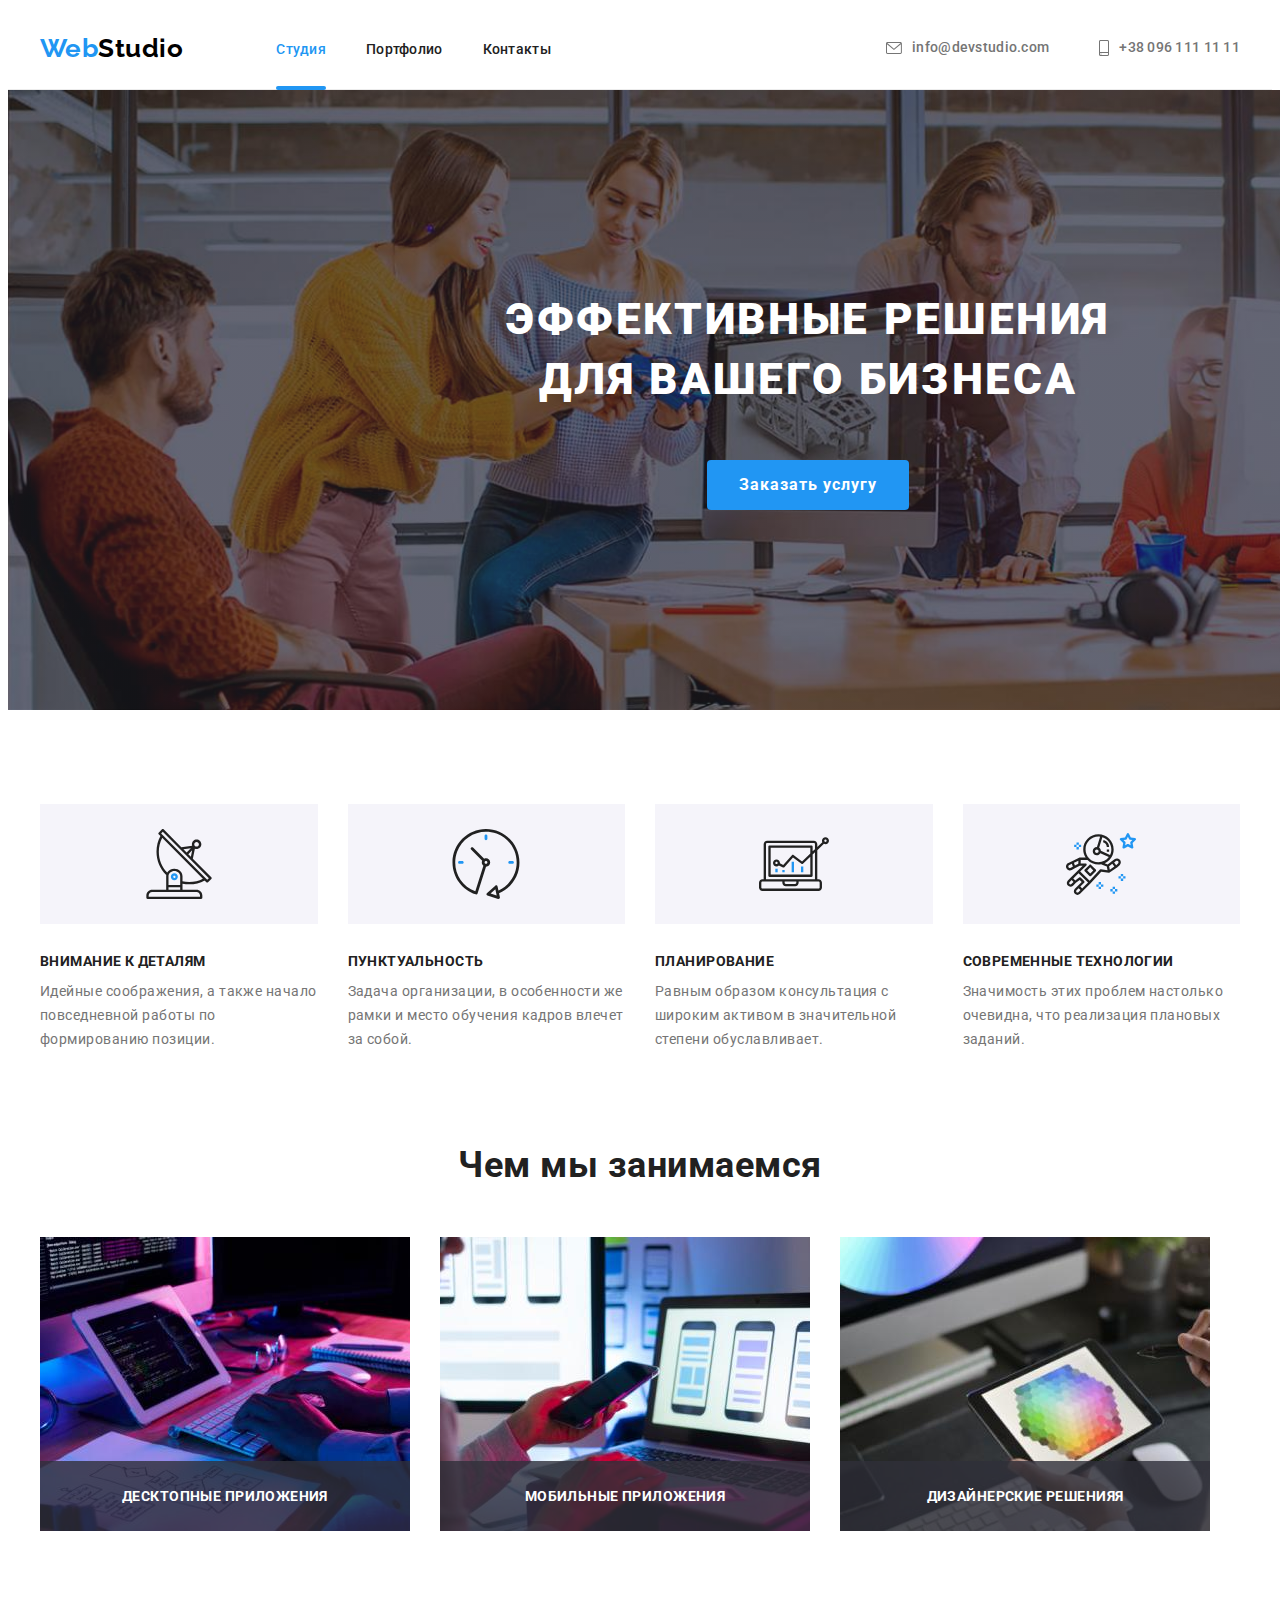
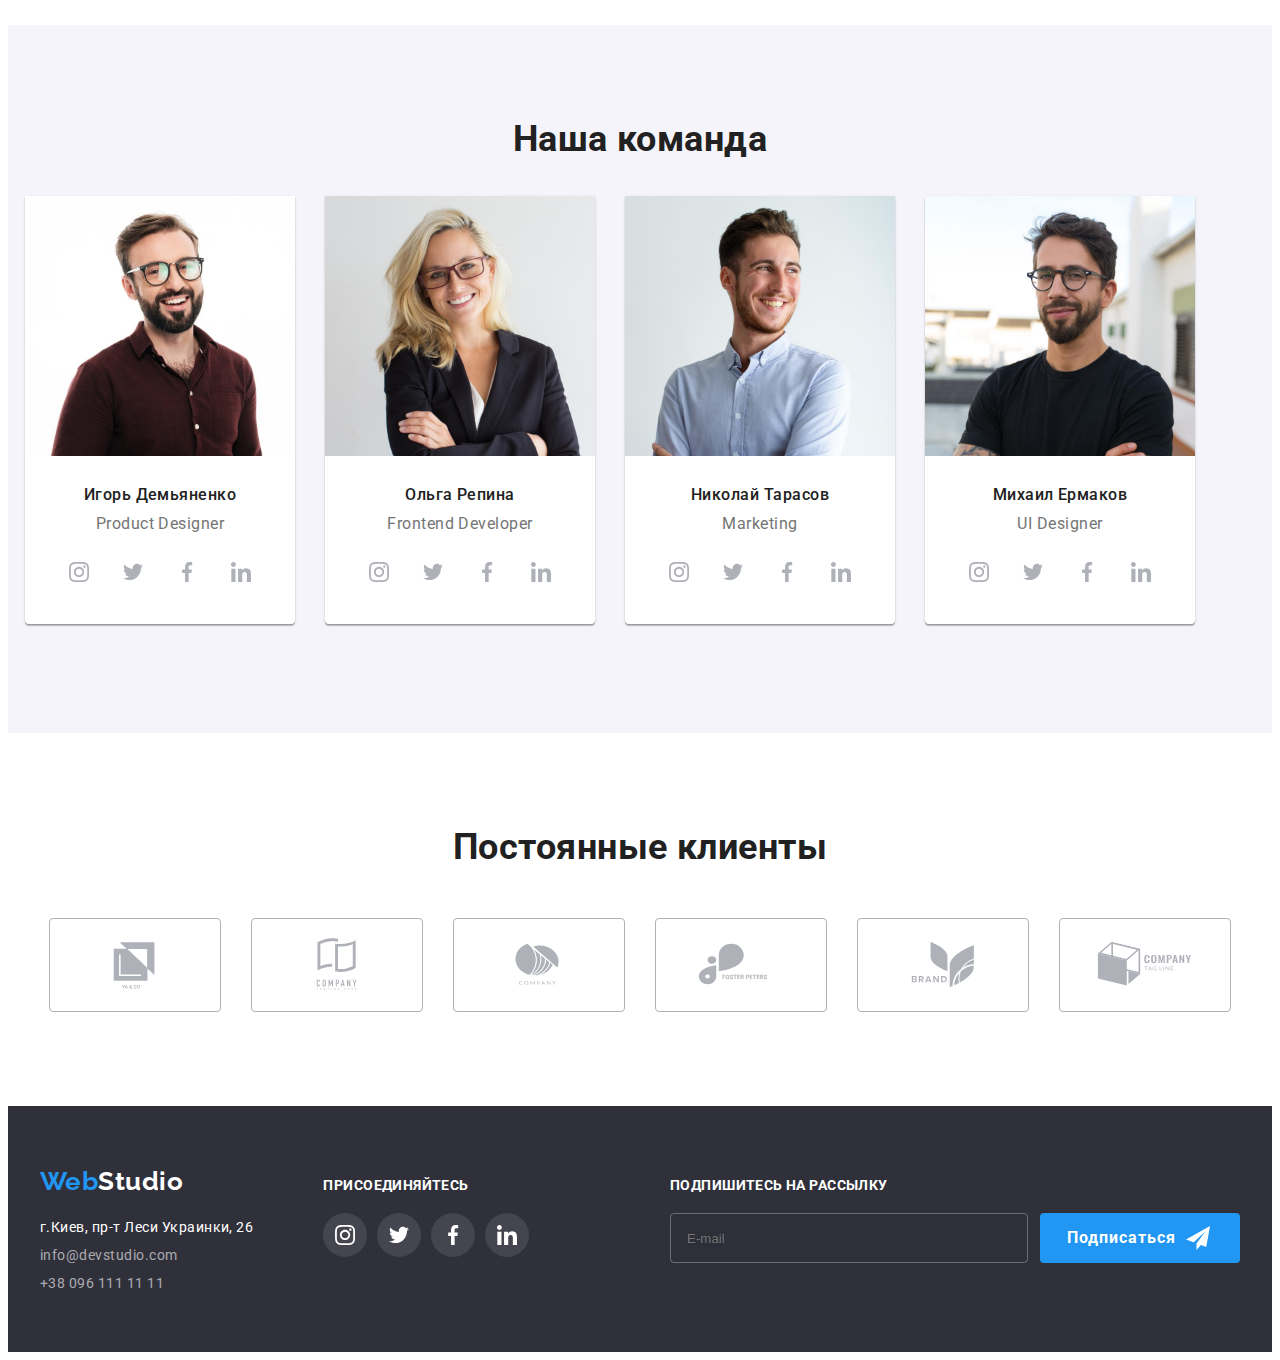
<file: index.html>
<!DOCTYPE html>
<html lang="ru">
  <head>
    <meta charset="UTF-8" />
    <meta http-equiv="X-UA-Compatible" content="IE=edge" />
    <meta name="viewport" content="width=device-width, initial-scale=1.0" />
    <title>Студия</title>
    <link rel="preconnect" href="https://fonts.googleapis.com" />
    <link rel="preconnect" href="https://fonts.gstatic.com" crossorigin />
    <link
      href="https://fonts.googleapis.com/css2?family=Raleway:wght@700&family=Roboto:wght@400;500;700;900&display=swap"
      rel="stylesheet"
    />
    <link
      rel="stylesheet"
      href="https://cdnjs.cloudflare.com/ajax/libs/modern-normalize/1.1.0/modern-normalize.min.css"
      integrity="sha512-wpPYUAdjBVSE4KJnH1VR1HeZfpl1ub8YT/NKx4PuQ5NmX2tKuGu6U/JRp5y+Y8XG2tV+wKQpNHVUX03MfMFn9Q=="
      crossorigin="anonymous"
      referrerpolicy="no-referrer"
    />
    <link rel="stylesheet" href="./css/style.css" />
  </head>
  <body>
    <!---Шапка-->
    <header class="header">
      <div class="conteiner header-conteiner">
        <nav class="header-navigation">
          <a class="logo link header-logo" href="./index.html"
            >Web<span class="logo-black">Studio</span></a
          >
          <ul class="header-list list">
            <li class="header-item">
              <a class="header-link link current" href="./index.html">Студия</a>
            </li>
            <li class="header-item">
              <a class="header-link link" href="./portfolio.html">Портфолио</a>
            </li>
            <li class="header-item">
              <a class="header-link link" href="">Контакты</a>
            </li>
          </ul>
        </nav>
        <ul class="header-list-contacts">
          <li class="header-contacts-item list">
            <a
              class="header-contacts-link link"
              href="mailto:info@devstudio.com"
            >
              <svg class="icon-header-svg" width="16px" height="12px">
                <use href="./images/sprite.svg#icon-envelope"></use>
              </svg>
              info@devstudio.com
            </a>
          </li>
          <li class="header-contacts-item list">
            <a class="header-contacts-link link" href="tel:+380961111111">
              <svg class="icon-header-svg" width="10px" height="16px">
                <use href="./images/sprite.svg#icon-smartphone"></use>
              </svg>
              +38 096 111 11 11</a
            >
          </li>
        </ul>
      </div>
    </header>
    <main>
      <!--Герой-->
      <section class="hero">
        <div class="conteiner hero-conteiner">
          <h1 class="hero-title">Эффективные решения для вашего бизнеса</h1>
          <button data-modal-open class="hero-btn btn" type="button">
            Заказать услугу
          </button>
        </div>
      </section>
      <!--Особливості-->
      <section class="unique">
        <h2 class="unique-title">Особенности</h2>
        <div class="conteiner">
          <ul class="list unique-list">
            <li class="unique-item">
              <div class="icon">
                <svg class="unique-svg">
                  <use
                    href="./images/sprite.svg#icon-antenna"
                    class="svg-item"
                  ></use>
                </svg>
              </div>
              <h3 class="unique-small-title">Внимание к деталям</h3>
              <p class="unique-text">
                Идейные соображения, а также начало повседневной работы по
                формированию позиции.
              </p>
            </li>
            <li class="unique-item">
              <div class="icon">
                <svg class="unique-svg">
                  <use
                    href="./images/sprite.svg#icon-clock"
                    class="svg-item"
                  ></use>
                </svg>
              </div>
              <h3 class="unique-small-title">Пунктуальность</h3>
              <p class="unique-text">
                Задача организации, в особенности же рамки и место обучения
                кадров влечет за собой.
              </p>
            </li>
            <li class="unique-item">
              <div class="icon">
                <svg class="unique-svg">
                  <use
                    href="./images/sprite.svg#icon-diagram"
                    class="svg-item"
                  ></use>
                </svg>
              </div>
              <h3 class="unique-small-title">Планирование</h3>
              <p class="unique-text">
                Равным образом консультация с широким активом в значительной
                степени обуславливает.
              </p>
            </li>
            <li class="unique-item">
              <div class="icon">
                <svg class="unique-svg">
                  <use
                    href="./images/sprite.svg#icon-astronaut"
                    class="svg-item"
                  ></use>
                </svg>
              </div>
              <h3 class="unique-small-title">Современные технологии</h3>
              <p class="unique-text">
                Значимость этих проблем настолько очевидна, что реализация
                плановых заданий.
              </p>
            </li>
          </ul>
        </div>
      </section>
      <!--Чем мы занимаемся-->
      <section class="do">
        <div class="conteiner">
          <h2 class="do-title title">Чем мы занимаемся</h2>
          <ul class="do-list list">
            <li class="do-item">
              <div class="do-thumb">
                <img src="./images/box1.jpg" alt="набирає текст" width="370" />
                <p class="do-description">Десктопные приложения</p>
              </div>
            </li>
            <li class="do-item">
              <div class="do-thumb">
                <img src="./images/box2.jpg" alt="набирає текст" width="370" />
                <p class="do-description">Мобильные приложения</p>
              </div>
            </li>
            <li class="do-item">
              <div class="do-thumb">
                <img src="./images/box3.jpg" alt="набирає текст" width="370" />
                <p class="do-description">Дизайнерские решенияя</p>
              </div>
            </li>
          </ul>
        </div>
      </section>

      <!--Наша команда-->
      <section class="team">
        <div class="conteiner">
          <h2 class="team-title title">Наша команда</h2>
          <ul class="team-list list">
            <li class="team-item">
              <img src="./images/img2.jpg" alt="Игорь Демьяненко" width="270" />
              <div class="team-personal-bottom">
                <h3 class="team-small-title">Игорь Демьяненко</h3>
                <p class="team-text" lang="en">Product Designer</p>
                <ul class="social-list list">
                  <li class="social-item">
                    <a href="" class="social-link link">
                      <svg class="social-icon">
                        <use href="./images/sprite.svg#icon-instagram"></use>
                      </svg>
                    </a>
                  </li>
                  <li class="social-item">
                    <a href="" class="social-link link">
                      <svg class="social-icon">
                        <use href="./images/sprite.svg#icon-twitter"></use>
                      </svg>
                    </a>
                  </li>
                  <li class="social-item">
                    <a href="" class="social-link link">
                      <svg class="social-icon">
                        <use href="./images/sprite.svg#icon-facebook"></use>
                      </svg>
                    </a>
                  </li>
                  <li class="social-item">
                    <a href="" class="social-link link">
                      <svg class="social-icon">
                        <use href="./images/sprite.svg#icon-linkedin"></use>
                      </svg>
                    </a>
                  </li>
                </ul>
              </div>
            </li>

            <li class="team-item">
              <img src="./images/img1.jpg" alt="Ольга Репина" width="270" />
              <div class="team-personal-bottom">
                <h3 class="team-small-title">Ольга Репина</h3>
                <p class="team-text" lang="en">Frontend Developer</p>
                <ul class="social-list list">
                  <li class="social-item">
                    <a href="" class="social-link link">
                      <svg class="social-icon">
                        <use href="./images/sprite.svg#icon-instagram"></use>
                      </svg>
                    </a>
                  </li>
                  <li class="social-item">
                    <a href="" class="social-link link">
                      <svg class="social-icon">
                        <use href="./images/sprite.svg#icon-twitter"></use>
                      </svg>
                    </a>
                  </li>
                  <li class="social-item">
                    <a href="" class="social-link link">
                      <svg class="social-icon">
                        <use href="./images/sprite.svg#icon-facebook"></use>
                      </svg>
                    </a>
                  </li>
                  <li class="social-item">
                    <a href="" class="social-link link">
                      <svg class="social-icon">
                        <use href="./images/sprite.svg#icon-linkedin"></use>
                      </svg>
                    </a>
                  </li>
                </ul>
              </div>
            </li>

            <li class="team-item">
              <img src="./images/img3.jpg" alt="Николай Тарасов" width="270" />
              <div class="team-personal-bottom">
                <h3 class="team-small-title">Николай Тарасов</h3>
                <p class="team-text" lang="en">Marketing</p>
                <ul class="social-list list">
                  <li class="social-item">
                    <a href="" class="social-link link">
                      <svg class="social-icon">
                        <use href="./images/sprite.svg#icon-instagram"></use>
                      </svg>
                    </a>
                  </li>
                  <li class="social-item">
                    <a href="" class="social-link link">
                      <svg class="social-icon">
                        <use href="./images/sprite.svg#icon-twitter"></use>
                      </svg>
                    </a>
                  </li>
                  <li class="social-item">
                    <a href="" class="social-link link">
                      <svg class="social-icon">
                        <use href="./images/sprite.svg#icon-facebook"></use>
                      </svg>
                    </a>
                  </li>
                  <li class="social-item">
                    <a href="" class="social-link link">
                      <svg class="social-icon">
                        <use href="./images/sprite.svg#icon-linkedin"></use>
                      </svg>
                    </a>
                  </li>
                </ul>
              </div>
            </li>

            <li class="team-item">
              <img src="./images/img4.jpg" alt="Михаил Ермаков" width="270" />
              <div class="team-personal-bottom">
                <h3 class="team-small-title">Михаил Ермаков</h3>
                <p class="team-text" lang="en">UI Designer</p>
                <ul class="social-list list">
                  <li class="social-item">
                    <a href="" class="social-link link">
                      <svg class="social-icon">
                        <use href="./images/sprite.svg#icon-instagram"></use>
                      </svg>
                    </a>
                  </li>
                  <li class="social-item">
                    <a href="" class="social-link link">
                      <svg class="social-icon">
                        <use href="./images/sprite.svg#icon-twitter"></use>
                      </svg>
                    </a>
                  </li>
                  <li class="social-item">
                    <a href="" class="social-link link">
                      <svg class="social-icon">
                        <use href="./images/sprite.svg#icon-facebook"></use>
                      </svg>
                    </a>
                  </li>
                  <li class="social-item">
                    <a href="" class="social-link link">
                      <svg class="social-icon">
                        <use href="./images/sprite.svg#icon-linkedin"></use>
                      </svg>
                    </a>
                  </li>
                </ul>
              </div>
            </li>
          </ul>
        </div>
      </section>
      <!-- Clients -->

      <section class="clients section">
        <div class="container">
          <h2 class="title clients-title">Постоянные клиенты</h2>
          <ul class="list clients-list">
            <li class="clients-blok list">
              <a href="" class="link clients-link">
                <svg class="clients-svg">
                  <use
                    href="./images/sprite.svg#icon-Logo1"
                    class="clients-svg-item"
                  ></use>
                </svg>
              </a>
            </li>
            <li class="clients-blok list">
              <a href="" class="link clients-link">
                <svg class="clients-svg">
                  <use
                    href="./images/sprite.svg#icon-Logo2"
                    class="clients-svg-item"
                  ></use>
                </svg>
              </a>
            </li>
            <li class="clients-blok list">
              <a href="" class="link clients-link">
                <svg class="clients-svg">
                  <use
                    href="./images/sprite.svg#icon-Logo3"
                    class="clients-svg-item"
                  ></use>
                </svg>
              </a>
            </li>
            <li class="clients-blok list">
              <a href="" class="link clients-link">
                <svg class="clients-svg">
                  <use
                    href="./images/sprite.svg#icon-Logo4"
                    class="clients-svg-item"
                  ></use>
                </svg>
              </a>
            </li>
            <li class="clients-blok list">
              <a href="" class="link clients-link">
                <svg class="clients-svg">
                  <use
                    href="./images/sprite.svg#icon-Logo5"
                    class="clients-svg-item"
                  ></use>
                </svg>
              </a>
            </li>
            <li class="clients-blok list">
              <a href="" class="link clients-link">
                <svg class="clients-svg">
                  <use
                    href="./images/sprite.svg#icon-Logo6"
                    class="clients-svg-item"
                  ></use>
                </svg>
              </a>
            </li>
          </ul>
        </div>
      </section>
    </main>
    <footer class="footer">
      <div class="conteiner footer-blok">
        <div class="footer-box">
          <a class="logo link" href=""
            >Web<span class="logo-white">Studio</span></a
          >
          <address class="address-footer">
            <ul class="footer-list list">
              <li class="footer-item">
                <a
                  class="link footer-contacts-link adressat"
                  href="https://goo.gl/maps/CdvJLRiEL6Q8Smko8"
                  target="_blank"
                  rel="noreferrer noopener"
                  >г.Киев, пр-т Леси Украинки, 26</a
                >
              </li>
              <li class="footer-item">
                <a
                  class="link footer-contacts-link"
                  href="mailto:info@devstudio.com"
                  >info@devstudio.com</a
                >
              </li>
              <li class="footer-item">
                <a class="link footer-contacts-link" href="tel:+380961111111"
                  >+38 096 111 11 11</a
                >
              </li>
            </ul>
          </address>
        </div>
        <div class="footer-soc">
          <strong class="footer-strong">Присоединяйтесь</strong>
          <ul class="footer-soc-list">
            <li class="footer-soc-blok list">
              <a href="" class="link footer-link">
                <svg class="footer-icon-svg" width="20" height="20">
                  <use
                    href="./images/sprite.svg#icon-instagram"
                    class="svg-item"
                  ></use>
                </svg>
              </a>
            </li>
            <li class="footer-soc-blok list">
              <a href="" class="link footer-link">
                <svg class="footer-icon-svg" width="20" height="20">
                  <use
                    href="./images/sprite.svg#icon-twitter"
                    class="svg-item"
                  ></use>
                </svg>
              </a>
            </li>
            <li class="footer-soc-blok list">
              <a href="" class="link footer-link">
                <svg class="footer-icon-svg" width="20" height="20">
                  <use
                    href="./images/sprite.svg#icon-facebook"
                    class="svg-item"
                  ></use>
                </svg>
              </a>
            </li>
            <li class="footer-soc-blok list">
              <a href="" class="link footer-link">
                <svg class="footer-icon-svg" width="20" height="20">
                  <use
                    href="./images/sprite.svg#icon-linkedin"
                    class="svg-item"
                  ></use>
                </svg>
              </a>
            </li>
          </ul>
        </div>
        <form class="signup">
          <strong class="footer-strong signup-title"
            >Подпишитесь на рассылку
          </strong>
          <div class="footer-form">
            <label for="signup-email" class="signup-label">
              <input
                type="email"
                name="email"
                id="signup-email"
                placeholder="E-mail"
                class="signup-email"
              />
            </label>
            <button type="submit" class="hero-btn signup-btn">
              <span class="signup-btn-text">Подписаться</span>
              <svg width="24" height="24" class="signup-svg">
                <use href="./images/sprite.svg#icon-icon-send" class=""></use>
              </svg>
            </button>
          </div>
        </form>
      </div>
    </footer>

    <div data-modal class="backdrop is-hidden">
      <div class="modal">
        <button data-modal-close class="close-btn" type="button">
          <svg class="modal-svg" width="11" height="11">
            <use href="./images/sprite.svg#icon-close"></use>
          </svg>
        </button>
        <form class="form">
          <strong class="form-text"
            >Оставьте свои данные, мы вам перезвоним</strong
          >
          <div class="form-field">
            <label for="name" class="form-label">Имя</label>
            <input type="text" class="form-input" name="name" id="name" />
            <svg class="form-icon" width="12" height="12">
              <use href="./images/sprite.svg#icon-name" class="svg-item"></use>
            </svg>
          </div>
          <div class="form-field">
            <label for="tel" class="form-label">Телефон</label>
            <input type="tel" class="form-input" name="tel" id="tel" />
            <svg class="form-icon" width="13" height="13">
              <use
                href="./images/sprite.svg#icon-phone-black"
                class="svg-item"
              ></use>
            </svg>
          </div>
          <div class="form-field">
            <label for="email" class="form-label">Почта</label>
            <input type="email" class="form-input" name="email" id="email" />
            <svg class="form-icon" width="15" height="12">
              <use
                href="./images/sprite.svg#icon-formemail"
                class="svg-item"
              ></use>
            </svg>
          </div>
          <div class="form-field">
            <label for="comment" class="form-label">Комментарий</label>
            <textarea
              name="comment"
              id="comment"
              rows="10"
              class="form-textarea"
              placeholder="Введите текст"
            ></textarea>
          </div>
          <label for="checkbox" class="form-checkbox-label">
            <input
              type="checkbox"
              name="checkbox"
              id="checkbox"
              class="form-checkbox is-hidden"
            />
            <span class="checkbox">
              <svg width="16" height="16">
                <use href="./images/sprite.svg#icon-Vector-2" class=""></use>
              </svg>
            </span>
            Соглашаюсь с рассылкой и принимаю
            <a href="" class="form-link">Условия договора</a>
          </label>

          <button type="submit" class="hero-btn form-btn">Отправить</button>
        </form>
      </div>
    </div>
    <script src="./js/modal.js"></script>
  </body>
</html>
</file>
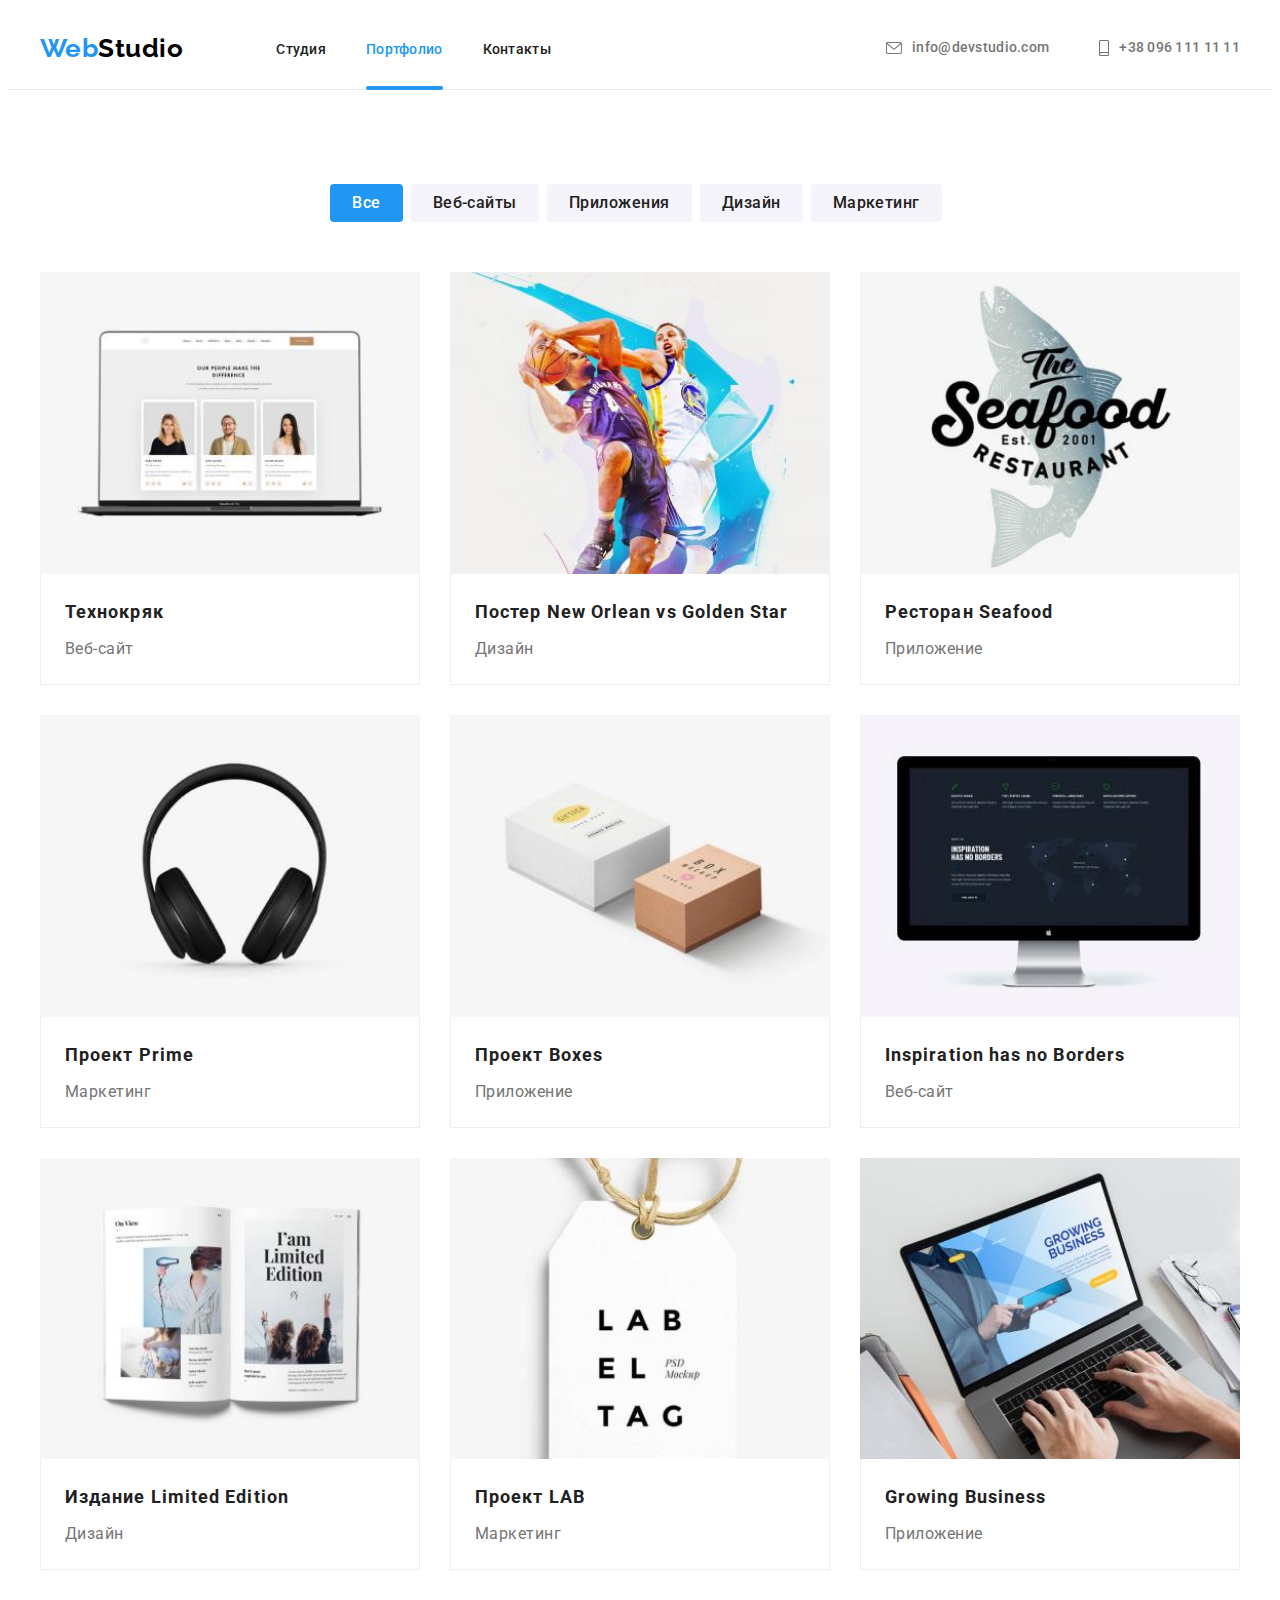
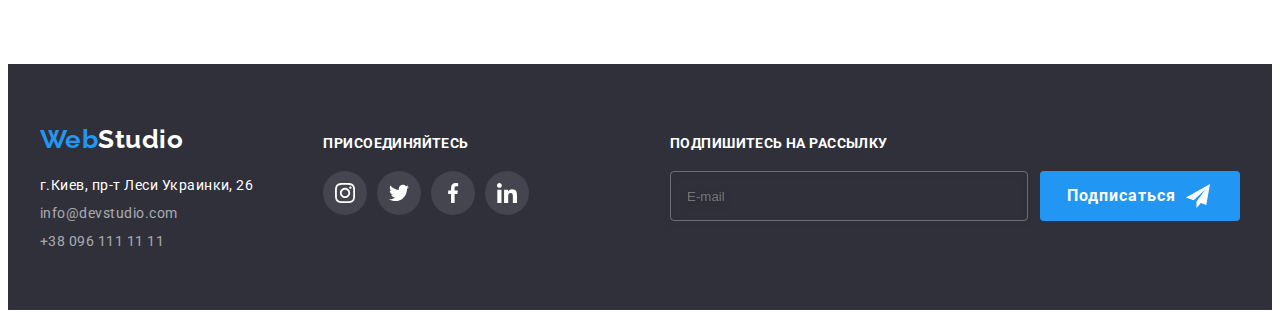
<file: portfolio.html>
<!DOCTYPE html>
<html lang="ru">
  <head>
    <meta charset="UTF-8" />
    <meta http-equiv="X-UA-Compatible" content="IE=edge" />
    <meta name="viewport" content="width=device-width, initial-scale=1.0" />
    <title>Портфолио</title>
    <link rel="preconnect" href="https://fonts.googleapis.com" />
    <link rel="preconnect" href="https://fonts.gstatic.com" crossorigin />
    <link
      href="https://fonts.googleapis.com/css2?family=Raleway:wght@700&family=Roboto:wght@400;500;700;900&display=swap"
      rel="stylesheet"
    />
    <link
      rel="stylesheet"
      href="https://cdnjs.cloudflare.com/ajax/libs/modern-normalize/1.1.0/modern-normalize.min.css"
      integrity="sha512-wpPYUAdjBVSE4KJnH1VR1HeZfpl1ub8YT/NKx4PuQ5NmX2tKuGu6U/JRp5y+Y8XG2tV+wKQpNHVUX03MfMFn9Q=="
      crossorigin="anonymous"
      referrerpolicy="no-referrer"
    />
    <link rel="stylesheet" href="./css/style.css" />
  </head>
  <body>
    <!---Шапка-->
    <header class="header">
      <div class="conteiner header-conteiner">
        <nav class="header-navigation">
          <a class="logo link header-logo" href="./index.html"
            >Web<span class="logo-black">Studio</span></a
          >
          <ul class="header-list list">
            <li class="header-item">
              <a class="header-link link" href="./index.html">Студия</a>
            </li>
            <li class="header-item">
              <a class="header-link link current" href="./portfolio.html"
                >Портфолио</a
              >
            </li>
            <li class="header-item">
              <a class="header-link link" href="">Контакты</a>
            </li>
          </ul>
        </nav>
        <ul class="header-list-contacts">
          <li class="header-contacts-item list">
            <a
              class="header-contacts-link link"
              href="mailto:info@devstudio.com"
            >
              <svg class="icon-header-svg" width="16px" height="12px">
                <use href="./images/sprite.svg#icon-envelope"></use>
              </svg>
              info@devstudio.com
            </a>
          </li>
          <li class="header-contacts-item list">
            <a class="header-contacts-link link" href="tel:+380961111111">
              <svg class="icon-header-svg" width="10px" height="16px">
                <use href="./images/sprite.svg#icon-smartphone"></use>
              </svg>
              +38 096 111 11 11</a
            >
          </li>
        </ul>
      </div>
    </header>
    <main class="content-portfolio">
      <section class="portfolio">
        <div class="conteiner">
          <h1 class="portfolio-title">Портфолио</h1>
          <!-- кнопки -->
          <ul class="list portfolio-button-list">
            <li class="portfolio-item">
              <button class="portfolio-btn btn current-btn" type="button">
                Все
              </button>
            </li>
            <li class="portfolio-item">
              <button class="portfolio-btn btn" type="button">Веб-сайты</button>
            </li>
            <li class="portfolio-item">
              <button class="portfolio-btn btn" type="button">
                Приложения
              </button>
            </li>
            <li class="portfolio-item">
              <button class="portfolio-btn btn" type="button">Дизайн</button>
            </li>
            <li class="portfolio-item">
              <button class="portfolio-btn btn" type="button">Маркетинг</button>
            </li>
          </ul>
          <!-- портфоліо -->
          <ul class="list portfolio-work">
            <li class="portfolio-work-list">
              <a class="link portfolio-work-link" href="">
                <div class="portfolio-top-wrapper">
                  <img
                    src="./images/portfoli1.jpg"
                    alt="Веб-сайт"
                    width="370"
                  />
                  <div class="portfolio-overlay">
                    <p class="portfolio-top-text">
                      Технокряк это современная площадка распространения
                      коронавируса. Компании используют эту платформу для
                      цифрового шпионажа и атак на защищённые сервера
                      конкурентов.
                    </p>
                  </div>
                </div>
                <div class="portfolio-card-bottom">
                  <h2 class="portfolio-litl-title">Технокряк</h2>
                  <p class="portfolio-text">Веб-сайт</p>
                </div>
              </a>
            </li>

            <li class="portfolio-work-list">
              <a class="link portfolio-work-link" href="">
                <div class="portfolio-top-wrapper">
                  <img src="./images/portfoli2.jpg" alt="Дизайн" width="370" />
                  <div class="portfolio-overlay">
                    <p class="portfolio-top-text">
                      Технокряк это современная площадка распространения
                      коронавируса. Компании используют эту платформу для
                      цифрового шпионажа и атак на защищённые сервера
                      конкурентов.
                    </p>
                  </div>
                </div>
                <div class="portfolio-card-bottom">
                  <h2 class="portfolio-litl-title">
                    Постер New Orlean vs Golden Star
                  </h2>
                  <p class="portfolio-text">Дизайн</p>
                </div>
              </a>
            </li>
            <li class="portfolio-work-list">
              <a class="link portfolio-work-link" href="">
                <div class="portfolio-top-wrapper">
                  <img
                    src="./images/portfoli3.jpg"
                    alt="Приложение"
                    width="370"
                  />
                  <div class="portfolio-overlay">
                    <p class="portfolio-top-text">
                      Технокряк это современная площадка распространения
                      коронавируса. Компании используют эту платформу для
                      цифрового шпионажа и атак на защищённые сервера
                      конкурентов.
                    </p>
                  </div>
                </div>
                <div class="portfolio-card-bottom">
                  <h2 class="portfolio-litl-title">Ресторан Seafood</h2>
                  <p class="portfolio-text">Приложение</p>
                </div>
              </a>
            </li>
            <li class="portfolio-work-list">
              <a class="link portfolio-work-link" href="">
                <div class="portfolio-top-wrapper">
                  <img
                    src="./images/portfoli4.jpg"
                    alt="Маркетинг"
                    width="370"
                  />
                  <div class="portfolio-overlay">
                    <p class="portfolio-top-text">
                      Технокряк это современная площадка распространения
                      коронавируса. Компании используют эту платформу для
                      цифрового шпионажа и атак на защищённые сервера
                      конкурентов.
                    </p>
                  </div>
                </div>
                <div class="portfolio-card-bottom">
                  <h2 class="portfolio-litl-title">Проект Prime</h2>
                  <p class="portfolio-text">Маркетинг</p>
                </div>
              </a>
            </li>
            <li class="portfolio-work-list">
              <a class="link portfolio-work-link" href="">
                <div class="portfolio-top-wrapper">
                  <img
                    src="./images/portfoli5.jpg"
                    alt="Приложение"
                    width="370"
                  />
                  <div class="portfolio-overlay">
                    <p class="portfolio-top-text">
                      Технокряк это современная площадка распространения
                      коронавируса. Компании используют эту платформу для
                      цифрового шпионажа и атак на защищённые сервера
                      конкурентов.
                    </p>
                  </div>
                </div>
                <div class="portfolio-card-bottom">
                  <h2 class="portfolio-litl-title">Проект Boxes</h2>
                  <p class="portfolio-text">Приложение</p>
                </div>
              </a>
            </li>
            <li class="portfolio-work-list">
              <a class="link portfolio-work-link" href="">
                <div class="portfolio-top-wrapper">
                  <img
                    src="./images/portfoli6.jpg"
                    alt="Веб-сайт"
                    width="370"
                  />
                  <div class="portfolio-overlay">
                    <p class="portfolio-top-text">
                      Технокряк это современная площадка распространения
                      коронавируса. Компании используют эту платформу для
                      цифрового шпионажа и атак на защищённые сервера
                      конкурентов.
                    </p>
                  </div>
                </div>
                <div class="portfolio-card-bottom">
                  <h2 class="portfolio-litl-title">
                    Inspiration has no Borders
                  </h2>
                  <p class="portfolio-text">Веб-сайт</p>
                </div>
              </a>
            </li>
            <li class="portfolio-work-list">
              <a class="link portfolio-work-link" href="">
                <div class="portfolio-top-wrapper">
                  <img src="./images/portfoli7.jpg" alt="Дизайн" width="370" />
                  <div class="portfolio-overlay">
                    <p class="portfolio-top-text">
                      Технокряк это современная площадка распространения
                      коронавируса. Компании используют эту платформу для
                      цифрового шпионажа и атак на защищённые сервера
                      конкурентов.
                    </p>
                  </div>
                </div>
                <div class="portfolio-card-bottom">
                  <h2 class="portfolio-litl-title">Издание Limited Edition</h2>
                  <p class="portfolio-text">Дизайн</p>
                </div>
              </a>
            </li>
            <li class="portfolio-work-list">
              <a class="link portfolio-work-link" href="">
                <div class="portfolio-top-wrapper">
                  <img
                    src="./images/portfoli8.jpg"
                    alt="Маркетинг"
                    width="370"
                  />
                  <div class="portfolio-overlay">
                    <p class="portfolio-top-text">
                      Технокряк это современная площадка распространения
                      коронавируса. Компании используют эту платформу для
                      цифрового шпионажа и атак на защищённые сервера
                      конкурентов.
                    </p>
                  </div>
                </div>
                <div class="portfolio-card-bottom">
                  <h2 class="portfolio-litl-title">Проект LAB</h2>
                  <p class="portfolio-text">Маркетинг</p>
                </div>
              </a>
            </li>
            <li class="portfolio-work-list">
              <a class="link portfolio-work-link" href="">
                <div class="portfolio-top-wrapper">
                  <img
                    src="./images/portfoli9.jpg"
                    alt="Приложение"
                    width="370"
                  />
                  <div class="portfolio-overlay">
                    <p class="portfolio-top-text">
                      Технокряк это современная площадка распространения
                      коронавируса. Компании используют эту платформу для
                      цифрового шпионажа и атак на защищённые сервера
                      конкурентов.
                    </p>
                  </div>
                </div>

                <div class="portfolio-card-bottom">
                  <h2 class="portfolio-litl-title">Growing Business</h2>
                  <p class="portfolio-text">Приложение</p>
                </div>
              </a>
            </li>
          </ul>
        </div>
      </section>
    </main>
    <footer class="footer">
      <div class="conteiner footer-blok">
        <div class="footer-box">
          <a class="logo link" href=""
            >Web<span class="logo-white">Studio</span></a
          >
          <address class="address-footer">
            <ul class="footer-list list">
              <li class="footer-item">
                <a
                  class="link footer-contacts-link adressat"
                  href="https://goo.gl/maps/CdvJLRiEL6Q8Smko8"
                  target="_blank"
                  rel="noreferrer noopener"
                  >г.Киев, пр-т Леси Украинки, 26</a
                >
              </li>
              <li class="footer-item">
                <a
                  class="link footer-contacts-link"
                  href="mailto:info@devstudio.com"
                  >info@devstudio.com</a
                >
              </li>
              <li class="footer-item">
                <a class="link footer-contacts-link" href="tel:+380961111111"
                  >+38 096 111 11 11</a
                >
              </li>
            </ul>
          </address>
        </div>
        <div class="footer-soc">
          <strong class="footer-strong">Присоединяйтесь</strong>
          <ul class="footer-soc-list">
            <li class="footer-soc-blok list">
              <a href="" class="link footer-link">
                <svg class="footer-icon-svg" width="20" height="20">
                  <use
                    href="./images/sprite.svg#icon-instagram"
                    class="svg-item"
                  ></use>
                </svg>
              </a>
            </li>
            <li class="footer-soc-blok list">
              <a href="" class="link footer-link">
                <svg class="footer-icon-svg" width="20" height="20">
                  <use
                    href="./images/sprite.svg#icon-twitter"
                    class="svg-item"
                  ></use>
                </svg>
              </a>
            </li>
            <li class="footer-soc-blok list">
              <a href="" class="link footer-link">
                <svg class="footer-icon-svg" width="20" height="20">
                  <use
                    href="./images/sprite.svg#icon-facebook"
                    class="svg-item"
                  ></use>
                </svg>
              </a>
            </li>
            <li class="footer-soc-blok list">
              <a href="" class="link footer-link">
                <svg class="footer-icon-svg" width="20" height="20">
                  <use
                    href="./images/sprite.svg#icon-linkedin"
                    class="svg-item"
                  ></use>
                </svg>
              </a>
            </li>
          </ul>
        </div>
        <form class="signup">
          <strong class="footer-strong signup-title"
            >Подпишитесь на рассылку
          </strong>
          <div class="footer-form">
            <label for="signup-email" class="signup-label">
              <input
                type="email"
                name="email"
                id="signup-email"
                placeholder="E-mail"
                class="signup-email"
              />
            </label>
            <button type="submit" class="hero-btn signup-btn">
              <span class="signup-btn-text">Подписаться</span>
              <svg width="24" height="24" class="signup-svg">
                <use href="./images/sprite.svg#icon-icon-send" class=""></use>
              </svg>
            </button>
          </div>
        </form>
      </div>
    </footer>
  </body>
</html>
</file>
<file: css/style.css>
/* --------------ROOT---------------- */
:root {
  --primery-title-color: #ffffff;
  --secondary-title-color: #212121;
  --primery-text-color: #757575;
  --accent-color: #2196f3;
  --background-color: #f5f4fa;
  --logo-color-black: #000000;
  --hero-background-color: #2f303a;
  --cliets-color: #afb1b8;
}
/* --------------GENERAL---------------- */

p,
h1,
h2,
h3,
h4,
h5,
h6 {
  margin: 0;
}
ul {
  margin: 0;
  padding-left: 0;
}

img {
  display: block;
  min-width: 100%;
}
body {
  font-family: Roboto, sans-serif;
  color: var(--primery-text-color);
  letter-spacing: 0.03em;
  background: var(--primery-title-color);
}
.link {
  text-decoration: none;
  font-style: normal;
  transition: color 250ms cubic-bezier(0.4, 0, 0.2, 1);
}
.list {
  list-style: none;

  /* padding-inline-start: 0;
    display: flex;
    justify-content: center; */
}
.title {
  font-weight: 700;
  font-size: 36px;
  line-height: 1.16;
  text-align: center;
  color: var(--secondary-title-color);
}
.logo {
  font-family: Raleway, sans-serif;
  font-weight: 700;
  font-size: 26px;
  line-height: 1.19;
  color: var(--accent-color);
}
.btn {
  font-family: Roboto, sans-serif;
  font-style: normal;
  cursor: pointer;
  border-radius: 4px;
}
.conteiner {
  width: 1200px;
  margin: 0 auto;
  padding: 0 15px;
}
/* --------------HEADER---------------- */
.header-logo {
  margin-right: 93px;
  padding-top: 25px;
  padding-bottom: 25px;
}

.logo-black {
  color: var(--logo-color-black);
}

.header-conteiner {
  display: flex;
}
.header-navigation {
  display: flex;
}
.header-list-contacts {
  display: flex;
  margin-left: auto;
  align-items: center;
}
.header-link {
  font-weight: 500;
  font-size: 14px;
  line-height: 1.14;
  letter-spacing: 0.02em;
  color: var(--secondary-title-color);
  padding-top: 32px;
  padding-bottom: 32px;
  position: relative;
}
.header {
  border-bottom: 1px solid #ececec;
}
.header-contacts-item:not(:last-child) {
  margin-right: 50px;
}
.header-item:not(:last-child) {
  margin-right: 40px;
}
.header-contacts-link {
  font-weight: 500;
  font-size: 14px;
  line-height: 1.14;
  letter-spacing: 0.02em;
  color: var(--primery-text-color);
  padding-top: 32px;
  padding-bottom: 32px;
  display: flex;
  align-items: center;
}

.icon-header-svg {
  margin-right: 10px;
  fill: currentColor;
}

.header-list {
  display: flex;
  align-items: center;
}
.current {
  color: var(--accent-color);
}
.current::after {
  content: '';
  position: absolute;
  width: 100%;
  height: 4px;
  border-radius: 2px;
  background-color: var(--accent-color);
  display: block;
  bottom: -1px;
}

.section {
  padding-top: 94px;
  padding-bottom: 94px;
}

.link:hover,
.link:focus {
  color: var(--accent-color);
}

/* --------------HERO---------------- */
.hero {
  background-image: linear-gradient(
      rgba(47, 48, 58, 0.4),
      rgba(47, 48, 58, 0.4)
    ),
    url(../images/hero.jpg);
  background-repeat: no-repeat;
  background-position: center;
  background-size: cover;
  text-align: center;
  padding: 200px 0;
  width: 1600px;
  margin: 0 auto;
}

.hero-title {
  max-width: 696px;
  margin: 0 auto;
  margin-bottom: 50px;
  font-weight: 900;
  font-size: 44px;
  line-height: 1.36;
  text-align: center;
  letter-spacing: 0.06em;
  text-transform: uppercase;
  color: var(--primery-title-color);
}

.hero-btn {
  padding: 10px 32px;
  cursor: pointer;
  font-weight: bold;
  font-family: inherit;
  font-size: 16px;
  line-height: 1.88;
  min-width: 200px;
  letter-spacing: 0.06em;
  color: var(--primery-title-color);
  background: var(--accent-color);
  border: 0;
  border-radius: 4px;
  text-align: center;
}

/* --------------UNIQUE---------------- */
.unique {
  padding-top: 94px;
  padding-bottom: 47px;
}
.unique-title {
  position: absolute;
  width: 1px;
  height: 1px;
  margin: -1px;
  padding: 0;
  overflow: hidden;
  border: 0;
  clip: rect(0 0 0 0);
}
.unique-list {
  display: flex;
  margin-left: -30px;
}
.unique-item {
  width: 270px;
  flex-basis: calc(100% / 4 - 30px);
  margin-left: 30px;
}
.icon {
  display: flex;
  height: 120px;
  margin-bottom: 30px;
  background-color: #f5f4fa;
  align-items: center;
  justify-content: center;
}
.unique-svg {
  width: 70px;
  height: 70px;
}
.unique-small-title {
  font-weight: bold;
  font-size: 14px;
  line-height: 1.14;
  letter-spacing: 0.03em;
  text-transform: uppercase;
  color: var(--secondary-title-color);
  margin-bottom: 10px;
}

.unique-text {
  font-size: 14px;
  line-height: 1.71;
}
/* ---------------DO------------------ */
.do {
  padding-top: 47px;
  padding-bottom: 94px;
}
.do-list {
  display: flex;
  flex-basis: calc(100% / 3 - 90px);
  flex-wrap: wrap;
  margin-left: -30px;
  margin-top: -30px;
}
.do-item {
  margin-left: 30px;
  margin-top: 30px;
}
.do-title {
  margin-bottom: 50px;
}

.do-thumb {
  position: relative;
  display: flex;
  justify-content: center;
}
.do-description {
  position: absolute;
  bottom: 0;
  left: 0;

  display: flex;
  justify-content: center;
  align-items: center;
  height: 70px;
  width: 100%;
  background-color: rgba(47, 48, 58, 0.8);

  color: var(--primery-title-color);
  font-weight: 700;
  font-size: 14px;
  line-height: 1.143;
  text-align: center;
  letter-spacing: 0.03em;
  text-transform: uppercase;
}
/* --------------TEAM---------------- */
.team {
  background: var(--background-color);
  padding-top: 94px;
  padding-bottom: 94px;
}
.team-list {
  display: flex;
  flex-wrap: wrap;
  margin-left: -30px;
  margin-top: -30px;
}

.team-title {
  margin-bottom: 50px;
}
.team-item {
  background: #ffffff;
  flex-basis: calc(100% / 4 -30px);
  margin: 15px;

  box-shadow: 0px 1px 3px rgba(0, 0, 0, 0.12), 0px 1px 1px rgba(0, 0, 0, 0.14),
    0px 2px 1px rgba(0, 0, 0, 0.2);
  border-radius: 0px 0px 4px 4px;
}

.team-personal-bottom {
  padding-top: 30px;
  padding-bottom: 30px;
  padding-left: 32px;
  padding-right: 32px;
}

.team-small-title {
  font-weight: 500;
  font-size: 16px;
  line-height: 1.18;
  text-align: center;
  color: var(--secondary-title-color);
  margin-bottom: 10px;
}

.team-text {
  /* padding: auto; */
  font-size: 16px;
  line-height: 1.18;
  text-align: center;
  margin-bottom: 16px;
}
.social-item {
  width: 44px;
  height: 44px;
}
.social-list {
  display: flex;
  justify-content: center;
}
.social-link {
  width: 100%;
  height: 100%;
  border-radius: 50%;
  display: flex;
  align-items: center;
  justify-content: center;
  transition: background-color 250ms cubic-bezier(0.4, 0, 0.2, 1);
}
.social-link:hover .social-icon,
.social-link:focus .social-icon {
  fill: #ffffff;
}

.social-link:hover,
.social-link:focus {
  background-color: var(--accent-color);
}
.social-item + .social-item {
  margin-left: 10px;
}
.social-icon {
  width: 20px;
  height: 20px;
  fill: #afb1b8;
  transition: fill 250ms cubic-bezier(0.4, 0, 0.2, 1);
}

/* CLIENTS */

.clients-blok:last-child {
  margin-right: 0;
}

.clients-title {
  margin-bottom: 50px;
}

.clients-list {
  margin: 0;
  padding: 0;
  padding-inline-start: 0;
  display: flex;
  justify-content: center;
}
.clients-blok {
  display: flex;
  flex-wrap: wrap;
  margin-right: 30px;
}

.clients-link {
  display: flex;
  width: 170px;
  height: 92px;
  color: var(--cliets-color);
  border: 1px solid var(--cliets-color);
  border-radius: 4px;
  align-items: center;
  justify-content: center;
  transition: color 250ms cubic-bezier(0.4, 0, 0.2, 1),
    border 250ms cubic-bezier(0.4, 0, 0.2, 1);
}

.clients-link:hover,
.clients-link:focus {
  border: 1px solid var(--accent-color);
  border-radius: 4px;
  fill: currentColor;
}
.clients-svg {
  width: 106px;
  height: 60px;
  fill: currentColor;
}

/* --------------FOOTER---------------- */
.footer {
  background: var(--hero-background-color);
  font-family: Roboto, sans-serif;
  font-style: normal;
  padding-top: 60px;
  padding-bottom: 60px;
}
/* .footer-list {
  margin-top: 20px;
} */
.address-footer {
  margin-top: 20px;
}
/* .footer-item {
  margin-top: 9px;
} */

.footer-item:not(:first-child) {
  margin-top: 9px;
}

.logo-white {
  color: var(--primery-title-color);
}
.footer-contacts-link {
  font-size: 14px;
  line-height: 1.14;
  color: rgba(255, 255, 255, 0.6);
}

.adressat {
  color: var(--primery-title-color);
}
.footer-box {
  margin-right: 70px;
}
.footer-strong {
  display: block;
  margin-bottom: 20px;
  font-weight: 700;
  font-size: 14px;
  line-height: 1.143;
  letter-spacing: 0.03em;
  text-transform: uppercase;
  color: var(--primery-title-color);
}
.footer-blok {
  display: flex;
  align-items: baseline;
}
.footer-soc {
  align-items: baseline;
  text-align: left;
}

.footer-soc-list {
  padding: 0;
  display: flex;
}
.footer-link {
  display: flex;
  /* margin-right: 10px; */
  background-color: rgba(255, 255, 255, 0.1);
  transition: background-color 250ms cubic-bezier(0.4, 0, 0.2, 1);

  padding: 0;
  width: 44px;
  height: 44px;
  border-radius: 22px;
  justify-content: center;
  align-items: center;
}
.footer-soc-blok {
  justify-content: center;
  margin-right: 10px;
}

.footer-soc-blok:last-child {
  margin-right: 0;
}

.footer-link:hover,
.footer-link:focus {
  background-color: var(--accent-color);
}
.footer-icon-svg {
  fill: var(--primery-title-color);
}

/* SIGNUP form */

.signup {
  margin-left: auto;
}

.signup-label {
  margin-right: 12px;
}

.signup-title {
  display: flex;
  justify-content: left;
}
.signup-email {
  padding: 15px 16px;

  height: 50px;
  width: 358px;

  background-color: transparent;
  border: 1px solid rgba(255, 255, 255, 0.3);
  box-sizing: border-box;
  filter: drop-shadow(0px 4px 4px rgba(0, 0, 0, 0.15));
  border-radius: 4px;

  color: var(--primery-title-color);
}

.footer-form {
  display: flex;
}

.signup-btn:focus,
.signup-btn:hover {
  color: var(--primery-title-color);
}

.signup-btn {
  padding: 10px 27px;
  font-weight: 700;
  font-size: 16px;
  line-height: 1.87;

  display: flex;
  align-items: center;
  text-align: center;
  letter-spacing: 0.06em;

  color: var(--primery-title-color);
  background-color: var(--accent-color);
}

.signup-btn-text {
  margin-right: 10px;
}

.signup-svg {
  fill: var(--primery-title-color);
}

/* --------------PORTFOLIO---------------- */
.portfolio {
  padding-top: 94px;
  padding-bottom: 94px;
}
.portfolio-title {
  position: absolute;
  width: 1px;
  height: 1px;
  margin: -1px;
  padding: 0;
  overflow: hidden;
  border: 0;
  clip: rect(0 0 0 0);
}
.portfolio-btn {
  display: block;
  font-weight: 500;
  font-size: 16px;
  line-height: 1.62;
  text-align: center;
  letter-spacing: 0.03em;
  color: var(--secondary-title-color);
  background-color: var(--background-color);
  border: 0;
  padding-top: 6px;
  padding-bottom: 6px;
  padding-left: 22px;
  padding-right: 22px;
  transition: color 250ms cubic-bezier(0.4, 0, 0.2, 1),
    background-color 250ms cubic-bezier(0.4, 0, 0.2, 1),
    box-shadow 250ms cubic-bezier(0.4, 0, 0.2, 1);
}

.current-btn {
  color: var(--primery-title-color);
  background: var(--accent-color);
}

.portfolio-btn:hover,
.portfolio-btn:focus {
  color: var(--primery-title-color);
  background: var(--accent-color);
  box-shadow: 0px 3px 1px rgba(0, 0, 0, 0.1), 0px 1px 2px rgba(0, 0, 0, 0.08),
    0px 2px 2px rgba(0, 0, 0, 0.12);
  border-radius: 4px;
}

.portfolio-litl-title {
  font-weight: 700;
  font-size: 18px;
  line-height: 2;
  letter-spacing: 0.06em;
  color: var(--secondary-title-color);
  text-align: left;
}
.portfolio-text {
  font-size: 16px;
  line-height: 1.87;
  color: var(--primery-text-color);
  text-align: left;
  margin-top: 4px;
}
.portfolio-button-list {
  display: flex;
  justify-content: center;
  margin-bottom: 50px;
}
.portfolio-item {
  margin-left: 8px;
}
.portfolio-item:first-child {
  margin-left: -8px;
}
.portfolio-card-bottom {
  padding: 20px 24px;
  border: 1px solid #eeeeee;
  border-top: none;
}

.portfolio-work {
  display: flex;
  flex-wrap: wrap;
  margin-left: -30px;
  margin-top: -30px;
}
.portfolio-work-list {
  flex-basis: calc(100% / 3 - 30px);
  margin-left: 30px;
  margin-top: 30px;
}

.portfolio-work-link {
  transition: box-shadow 250ms cubic-bezier(0.4, 0, 0.2, 1);
}
.portfolio-work-link:focus,
.portfolio-work-link:hover {
  display: block;
  background: #ffffff;
  /* border: 1px solid #eeeeee; */
  box-sizing: border-box;
  box-shadow: 0px 1px 1px rgba(0, 0, 0, 0.12), 0px 4px 4px rgba(0, 0, 0, 0.06),
    1px 4px 6px rgba(0, 0, 0, 0.16);
}

.portfolio-top-wrapper {
  position: relative;
  overflow: hidden;
}

.portfolio-overlay {
  position: absolute;
  top: 0;
  left: 0;
  transform: translateY(101%);
  transition: transform 250ms cubic-bezier(0.4, 0, 0.2, 1);
  display: flex;
  align-items: center;
  height: 100%;
  width: 100%;
  background-color: var(--accent-color);
  color: var(--primery-title-color);
  font-weight: 400;
  font-size: 18px;
  line-height: 1.555;
  letter-spacing: 0.03em;
}
.portfolio-top-text {
  text-align: left;
  padding: 63px 24px;
}

.portfolio-work-link:hover .portfolio-overlay,
.portfolio-work-link:focus .portfolio-overlay {
  transform: translateY(0);
}

/* --------------MODAL---------------- */

.backdrop {
  position: fixed;
  top: 0;
  width: 100vw;
  height: 100vh;
  background-color: rgba(0, 0, 0, 0.2);
  display: flex;
  align-items: center;
  justify-content: center;
  transition: opacity 250ms cubic-bezier(0.4, 0, 0.2, 1),
    visibility 250ms cubic-bezier(0.4, 0, 0.2, 1);
}

.is-hidden {
  opacity: 0;
  visibility: hidden;
  pointer-events: none;
}

.backdrop.is-hidden .modal {
  transform: scale(0.6);
}

.modal {
  position: relative;
  transform: scale(1);
  transition: transform 250ms cubic-bezier(0.4, 0, 0.2, 1);
  width: 530px;
  min-height: 580px;
  padding: 40px;
  background-color: var(--primery-title-color);
  box-shadow: 0px 1px 3px rgba(0, 0, 0, 0.12), 0px 1px 1px rgba(0, 0, 0, 0.14),
    0px 2px 1px rgba(0, 0, 0, 0.2);
  border-radius: 4px;
}

.close-btn:hover,
.close-btn:focus {
  fill: var(--accent-color);
}
.close-btn {
  position: absolute;
  top: 8px;
  right: 8px;
  width: 30px;
  height: 30px;
  color: var(--logo-color-black);

  display: flex;
  justify-content: center;
  align-items: center;

  cursor: pointer;

  background-color: var(--primery-title-color);
  border: 1px solid rgba(0, 0, 0, 0.1);
  border-radius: 15px;
}

/* FORM */
.form-field {
  position: relative;
  display: flex;
  flex-direction: column;

  margin-bottom: 10px;
}

.form-text {
  display: inline-block;

  font-weight: 700;
  font-size: 20px;
  line-height: 1.15;
  color: var(--secondary-title-color);
  letter-spacing: 0.03em;

  margin-bottom: 12px;
}

.form-label {
  margin-bottom: 4px;

  font-size: 12px;
  line-height: 1.17;
  color: var(--primery-text-color);

  letter-spacing: 0.01em;
}
.form-input {
  padding-left: 42px;
  height: 40px;

  transition: border 250ms cubic-bezier(0.4, 0, 0.2, 1),
    color 250ms cubic-bezier(0.4, 0, 0.2, 1);

  border: 1px solid rgba(33, 33, 33, 0.2);
  box-sizing: border-box;
  border-radius: 4px;
}

.form-input:focus,
.form-input:hover,
.form-textarea:hover,
.form-textarea:focus {
  border: 1px solid var(--accent-color);
}

.form-input:focus + .form-icon,
.form-input:hover + .form-icon {
  color: var(--accent-color);
  fill: currentColor;
}

.form-icon {
  position: absolute;
  top: 38px;
  left: 12px;

  pointer-events: none;

  transition: fill 250ms cubic-bezier(0.4, 0, 0.2, 1);

  transform: translateY(-50%);

  fill: var(--first-logo-color);
}

.form-textarea {
  resize: none;

  padding: 12px 16px;

  height: 120px;

  transition: border 250ms cubic-bezier(0.4, 0, 0.2, 1);

  border: 1px solid rgba(33, 33, 33, 0.2);
  box-sizing: border-box;
  border-radius: 4px;
}

.form .form-field:nth-child(5) {
  margin-bottom: 20px;
}

.form-link {
  margin-left: 5px;
  font-size: 14px;
  line-height: 1.71;

  letter-spacing: 0.03em;
  text-decoration-line: underline;

  color: var(--accent-color);
}

.form-checkbox-label {
  display: flex;
  align-items: center;
  justify-content: center;

  margin-bottom: 30px;

  font-weight: normal;
  font-size: 14px;
  line-height: 1.71;
  letter-spacing: 0.03em;

  color: var(--primery-text-color);
}

.form-btn {
  display: block;
  margin-left: auto;
  margin-right: auto;
}

.form-checkbox {
  position: absolute;
}

.form-checkbox:focus + .checkbox,
.form-checkbox:hover + .checkbox {
  fill: var(--accent-color);
}

.form-checkbox:checked + .checkbox {
  border-radius: 2px;

  fill: var(--accent-color);

  background-color: var(--accent-color);
  background-image: url(../images/check.svg);
  background-size: contain;
}

.checkbox {
  margin-right: 7px;
  width: 16px;
  height: 15px;

  transition: background-color 250ms cubic-bezier(0.4, 0, 0.2, 1),
    fill 250ms cubic-bezier(0.4, 0, 0.2, 1);
}
</file>
